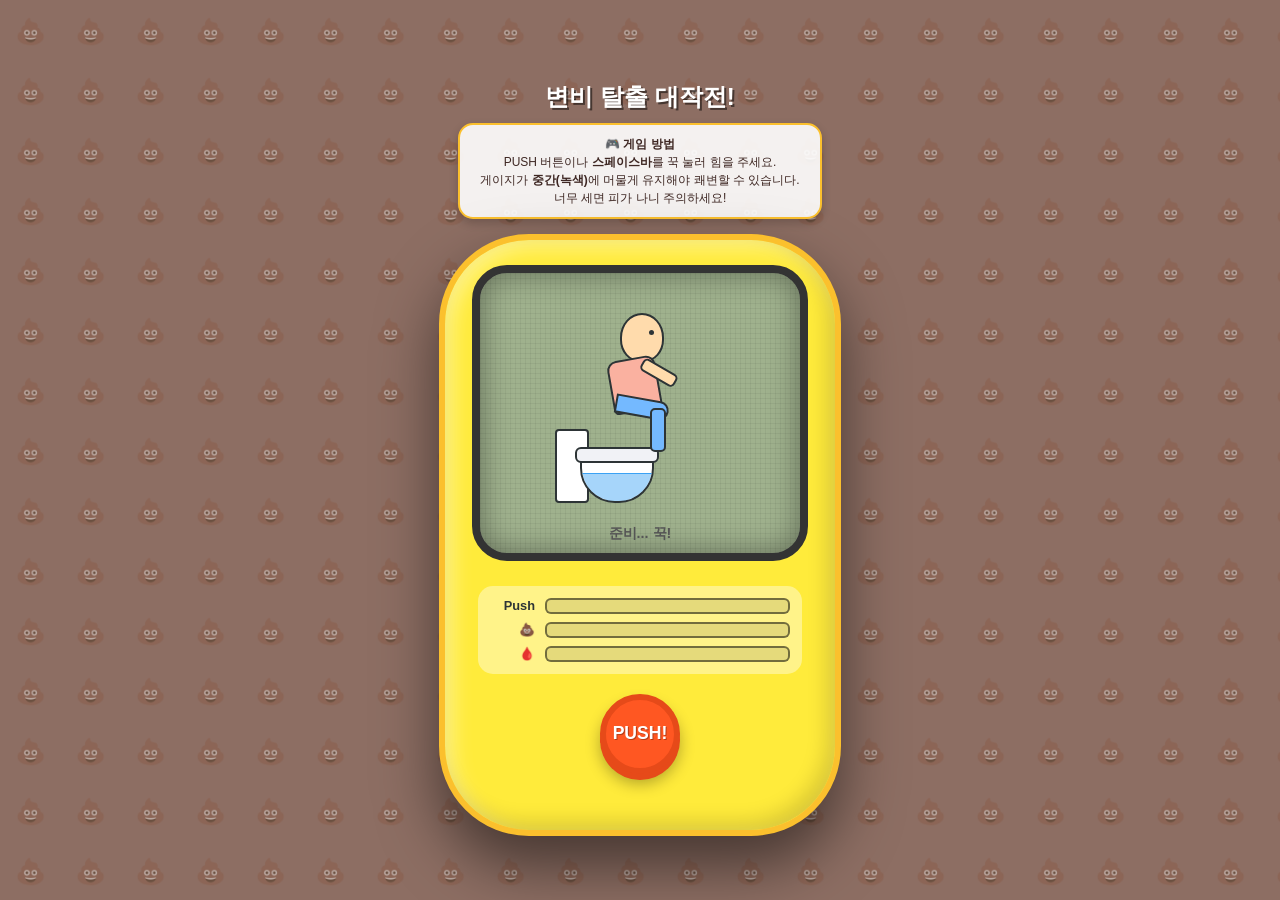
<file: PushPoop/index.html>
<!DOCTYPE html>
<html lang="ko">
<head>
    <meta charset="UTF-8">
    <meta name="viewport" content="width=device-width, initial-scale=1.0">
    <title>변비 탈출 대작전! (Constipation Escape)</title>
    <style>
        :root {
            --shell-color: #ffeb3b; /* 밝은 노란색 본체 */
            --shell-border: #fbc02d;
            --starburst-color: #ff9800; /* 주황색 폭발 패턴 */
            --screen-bg: #9fb18d;   /* 레트로 LCD 녹색조 배경 */
            --button-color: #ff5722; /* 진한 주황색 버튼 */
            --button-border: #e64a19;
            --text-color: #2d3436;
            --gauge-bg: rgba(0,0,0,0.1);
        }

        body {
            font-family: 'Apple SD Gothic Neo', 'Malgun Gothic', sans-serif;
            display: flex;
            flex-direction: column;
            align-items: center;
            justify-content: center;
            height: 100vh;
            margin: 0;
            background-color: #8d6e63; /* 연한 갈색(황토색 느낌)으로 변경 */
            /* 배경에 똥(💩) 패턴 적용 및 선명도 조절 */
            background-image: url("data:image/svg+xml;utf8,<svg xmlns='http://www.w3.org/2000/svg' width='60' height='60'><text x='15' y='40' font-size='25' opacity='0.4'>💩</text></svg>");
            background-repeat: repeat;
            overflow: hidden;
            user-select: none;
        }

        h1 {
            color: white;
            margin-bottom: 10px;
            font-size: 1.5em;
            text-shadow: 2px 2px rgba(0,0,0,0.5);
            z-index: 10;
        }

        .instructions {
            background: rgba(255, 255, 255, 0.9);
            padding: 10px 20px;
            border-radius: 15px;
            margin-bottom: 15px;
            text-align: center;
            font-size: 0.75em; /* 글씨를 약간 더 작게 */
            line-height: 1.5;
            color: #3e2723;
            border: 2px solid var(--shell-border);
            box-shadow: 0 4px 10px rgba(0,0,0,0.2);
            z-index: 10;
        }

        /* 체인 장식 */
        .chain-container {
            position: absolute;
            top: -40px;
            display: flex;
            flex-direction: column;
            align-items: center;
            z-index: 5; /* 패턴보다 앞으로 */
        }

        .chain-link {
            width: 12px;
            height: 12px;
            background: #ccc;
            border: 2px solid #999;
            border-radius: 50%;
            margin-bottom: -4px;
            box-shadow: inset -2px -2px 4px rgba(0,0,0,0.2);
        }

        /* 다마고치 본체 */
        #game-container {
            position: relative;
            width: 360px;
            height: 560px;
            background-color: var(--shell-color); /* 다시 깔끔한 노란색으로 */
            border: 6px solid var(--shell-border);
            border-radius: 90px;
            display: flex;
            flex-direction: column;
            align-items: center;
            padding: 15px;
            box-shadow: 
                inset -8px -8px 20px rgba(0,0,0,0.15),
                inset 8px 8px 20px rgba(255,255,255,0.4),
                0 30px 60px rgba(0,0,0,0.5);
            z-index: 10;
        }

        /* 액정 화면 (베젤 최소화 및 높이 확장) */
        .visual-area {
            position: relative;
            width: 320px;
            height: 280px; /* 높이 확장 (기존 250px) */
            background-color: var(--screen-bg);
            border-radius: 35px;
            z-index: 2;
            overflow: hidden;
            border: 8px solid #333;
            box-shadow: inset 0 0 30px rgba(0,0,0,0.4);
            background-image: 
                linear-gradient(rgba(0,0,0,0.05) 1px, transparent 1px),
                linear-gradient(90deg, rgba(0,0,0,0.05) 1px, transparent 1px);
            background-size: 5px 5px;
            margin-top: 10px;
        }

        /* 캐릭터 및 오브젝트 위치 조정 (커진 화면에 맞춤) */
        .character {
            position: absolute;
            left: 110px; /* 중앙 정렬 최적화 */
            top: 40px; /* 위로 약간 이동 */
            width: 100px;
            height: 120px;
            z-index: 5;
            transition: transform 0.1s;
        }

        .head {
            position: absolute;
            top: 0;
            left: 30px;
            width: 40px;
            height: 45px;
            background: #ffdbac;
            border-radius: 50% 50% 45% 45%;
            border: 2px solid #2d3436;
        }

        .face-redness {
            position: absolute;
            top: 0;
            left: 0;
            width: 100%;
            height: 100%;
            background: rgba(255, 0, 0, 0);
            border-radius: inherit;
            transition: background 0.2s;
        }

        .eye {
            position: absolute;
            top: 15px;
            right: 8px;
            width: 5px;
            height: 5px;
            background: #2d3436;
            border-radius: 50%;
        }

        .body-torso {
            position: absolute;
            top: 45px;
            left: 20px;
            width: 45px;
            height: 50px;
            background: #fab1a0;
            border-radius: 10px 10px 5px 5px;
            border: 2px solid #2d3436;
            transform: rotate(-10deg);
        }

        .arm {
            position: absolute;
            top: 50px;
            left: 45px;
            width: 10px;
            height: 35px;
            background: #ffdbac;
            border: 2px solid #2d3436;
            border-radius: 5px;
            transform-origin: top center;
            transform: rotate(-60deg);
        }

        .leg {
            position: absolute;
            top: 85px;
            left: 25px;
            width: 50px;
            height: 15px;
            background: #74b9ff;
            border: 2px solid #2d3436;
            border-radius: 0 10px 10px 0;
            transform: rotate(10deg);
        }

        .leg-lower {
            position: absolute;
            top: 95px;
            left: 60px;
            width: 12px;
            height: 40px;
            background: #74b9ff;
            border: 2px solid #2d3436;
            border-radius: 5px;
        }

        .toilet {
            position: absolute;
            left: 75px;
            bottom: 50px; /* 위로 이동 (기존 25px) */
            width: 100px;
            height: 80px;
            z-index: 2;
        }

        .toilet-tank {
            position: absolute;
            left: 0;
            bottom: 0;
            width: 30px;
            height: 70px;
            background: white;
            border: 2px solid #2d3436;
            border-radius: 4px;
        }

        .toilet-bowl {
            position: absolute;
            left: 25px;
            bottom: 0;
            width: 70px;
            height: 45px;
            background: white;
            border: 2px solid #2d3436;
            border-radius: 0 0 35px 35px;
            overflow: hidden; /* 물이 넘치지 않게 */
        }

        .toilet-water {
            position: absolute;
            bottom: 0;
            width: 100%;
            height: 60%;
            background: rgba(33, 150, 243, 0.4); /* 푸른색 물 */
            border-top: 1px solid rgba(33, 150, 243, 0.8);
        }

        /* 물방울 애니메이션 */
        .splash-drop {
            position: absolute;
            font-size: 14px;
            opacity: 0;
            pointer-events: none;
            z-index: 10;
        }

        .splash-1 { animation: splash-up-1 0.6s ease-out forwards; }
        .splash-2 { animation: splash-up-2 0.6s ease-out forwards; }
        .splash-3 { animation: splash-up-3 0.6s ease-out forwards; }

        @keyframes splash-up-1 {
            0% { transform: translate(0, 0) scale(0.5); opacity: 1; }
            100% { transform: translate(-20px, -40px) scale(1.2); opacity: 0; }
        }
        @keyframes splash-up-2 {
            0% { transform: translate(0, 0) scale(0.5); opacity: 1; }
            100% { transform: translate(0, -50px) scale(1.2); opacity: 0; }
        }
        @keyframes splash-up-3 {
            0% { transform: translate(0, 0) scale(0.5); opacity: 1; }
            100% { transform: translate(20px, -40px) scale(1.2); opacity: 0; }
        }

        .toilet-seat {
            position: absolute;
            left: 20px;
            bottom: 40px;
            width: 80px;
            height: 12px;
            background: #f1f2f6;
            border: 2px solid #2d3436;
            border-radius: 6px;
        }

        #poop {
            position: absolute;
            left: 115px;
            top: 135px; /* 캐릭터 위치에 맞춰 조정 */
            font-size: 32px;
            opacity: 0;
            z-index: 3;
            transition: transform 0.1s;
        }

        #blood-drop {
            position: absolute;
            left: 125px;
            top: 140px;
            font-size: 24px;
            opacity: 0;
            z-index: 4;
            pointer-events: none;
        }

        #message {
            position: absolute;
            bottom: 10px; /* 맨 아래로 고정 */
            width: 100%;
            font-weight: bold;
            font-size: 0.9em;
            color: #2d3436;
            text-align: center;
            z-index: 10;
        }

        /* 게이지 (버튼 바로 위로 이동) */
        .stats {
            width: 300px; /* 화면 너비에 맞춰 확대 */
            margin-top: 25px;
            z-index: 5;
            padding: 12px;
            background: rgba(255,255,255,0.4);
            border-radius: 15px;
            display: flex;
            flex-direction: column;
            gap: 8px;
        }

        .gauge-row {
            display: flex;
            align-items: center;
            gap: 10px;
        }

        .gauge-label {
            width: 45px; /* 라벨 너비 고정으로 정렬 유지 */
            font-size: 0.8em;
            font-weight: bold;
            color: #2d3436;
            text-align: right;
        }

        .gauge-container {
            flex: 1; /* 남은 공간 모두 차지 */
            height: 12px;
            background: var(--gauge-bg);
            border-radius: 6px;
            overflow: hidden;
            border: 2px solid rgba(0,0,0,0.5);
        }

        .gauge-fill {
            height: 100%;
            width: 0%;
            transition: width 0.1s;
        }

        #pressure-fill { background: #2ecc71; }
        #progress-fill { background: #f1c40f; }
        #blood-fill { background: #e74c3c; }

        /* 하단 단일 버튼 레이아웃 */
        .controls {
            position: relative;
            margin-top: 20px;
            z-index: 5;
        }

        #push-btn {
            width: 80px;
            height: 80px;
            background-color: var(--button-color);
            border: 6px solid var(--button-border);
            border-radius: 50%;
            cursor: pointer;
            box-shadow: 0 6px 0 var(--button-border), 0 10px 15px rgba(0,0,0,0.3);
            transition: all 0.1s;
            display: flex;
            align-items: center;
            justify-content: center;
            color: white;
            font-weight: bold;
            font-size: 1.1em;
            text-shadow: 1px 1px rgba(0,0,0,0.3);
        }

        #push-btn:active {
            box-shadow: 0 2px 0 var(--button-border), 0 4px 8px rgba(0,0,0,0.3);
            transform: translateY(4px);
        }

        /* 애니메이션 */
        .shake-char {
            animation: shakeChar 0.1s infinite;
        }

        @keyframes shakeChar {
            0% { transform: translate(1px, 1px); }
            50% { transform: translate(-1px, 0px); }
            100% { transform: translate(1px, -1px); }
        }

        .screen-flash {
            animation: flash 0.3s;
        }

        @keyframes flash {
            0% { background-color: rgba(255, 0, 0, 0); }
            50% { background-color: rgba(255, 0, 0, 0.2); }
            100% { background-color: rgba(255, 0, 0, 0); }
        }

        #overlay {
            display: none;
            position: fixed;
            top: 0;
            left: 0;
            width: 100%;
            height: 100%;
            background: rgba(0,0,0,0.85);
            color: white;
            flex-direction: column;
            justify-content: center;
            align-items: center;
            z-index: 100;
            text-align: center;
        }

        #overlay button {
            padding: 12px 40px;
            font-size: 1.2em;
            cursor: pointer;
            background: var(--button-color);
            color: white;
            border: none;
            border-radius: 25px;
            margin-top: 25px;
            box-shadow: 0 5px 0 var(--button-border);
        }
    </style>
</head>
<body>

    <div class="chain-container">
        <div class="chain-link"></div>
        <div class="chain-link"></div>
        <div class="chain-link"></div>
    </div>

    <h1>변비 탈출 대작전!</h1>

    <div class="instructions">
        <strong>🎮 게임 방법</strong><br>
        PUSH 버튼이나 <strong>스페이스바</strong>를 꾹 눌러 힘을 주세요.<br>
        게이지가 <strong>중간(녹색)</strong>에 머물게 유지해야 쾌변할 수 있습니다.<br>
        너무 세면 피가 나니 주의하세요!
    </div>

    <div id="game-container">
        <!-- 액정 화면 (확대됨) -->
        <div class="visual-area">
            <div class="toilet">
                <div class="toilet-tank"></div>
                <div class="toilet-bowl">
                    <div class="toilet-water"></div>
                </div>
                <div class="toilet-seat"></div>
            </div>

            <div id="character" class="character">
                <div class="head">
                    <div id="face-redness" class="face-redness"></div>
                    <div class="eye"></div>
                </div>
                <div class="body-torso"></div>
                <div class="arm"></div>
                <div class="leg"></div>
                <div class="leg-lower"></div>
            </div>

            <div id="poop">💩</div>
            <!-- 물방울들이 생성될 컨테이너 -->
            <div id="splash-container" style="position: absolute; left: 125px; top: 210px; width: 10px; height: 10px; z-index: 10;"></div>
            <div id="blood-drop">🩸</div>
            
            <div id="message">준비... 꾹!</div>
        </div>

        <!-- 게이지 (PUSH 버튼 바로 위로 이동) -->
        <div class="stats">
            <div class="gauge-row">
                <span class="gauge-label">Push</span>
                <div class="gauge-container"><div id="pressure-fill" class="gauge-fill"></div></div>
            </div>
            <div class="gauge-row">
                <span class="gauge-label">💩</span>
                <div class="gauge-container"><div id="progress-fill" class="gauge-fill"></div></div>
            </div>
            <div class="gauge-row">
                <span class="gauge-label">🩸</span>
                <div class="gauge-container"><div id="blood-fill" class="gauge-fill"></div></div>
            </div>
        </div>

        <!-- 하단 단일 버튼 -->
        <div class="controls">
            <button id="push-btn">PUSH!</button>
        </div>
    </div>

    <div id="overlay">
        <h2 id="overlay-title">성공!</h2>
        <p id="overlay-msg"></p>
        <button onclick="resetGame()">다시 도전</button>
    </div>

    <script>
        const char = document.getElementById('character');
        const faceRedness = document.getElementById('face-redness');
        const poop = document.getElementById('poop');
        const splashContainer = document.getElementById('splash-container');
        const bloodDrop = document.getElementById('blood-drop');
        const pressureFill = document.getElementById('pressure-fill');
        const progressFill = document.getElementById('progress-fill');
        const bloodFill = document.getElementById('blood-fill');
        const pushBtn = document.getElementById('push-btn');
        const message = document.getElementById('message');
        const overlay = document.getElementById('overlay');
        const overlayTitle = document.getElementById('overlay-title');
        const overlayMsg = document.getElementById('overlay-msg');

        let pressure = 0;
        let progress = 0;
        let bleeding = 0;
        let isPushing = false;
        let gameActive = true;
        let splashed = false; // 물방울 트리거 방지용

        const PUSH_POWER = 1.8;
        const RELAX_SPEED = 1.0;
        const PROGRESS_SPEED = 0.28;
        const DECAY_SPEED = 0.15;
        const BLOOD_SPEED = 0.65;
        const OPTIMAL_MIN = 35;
        const OPTIMAL_MAX = 80;
        const DANGER_LEVEL = 85;

        const startPush = () => { if(gameActive) isPushing = true; };
        const endPush = () => { isPushing = false; };

        pushBtn.addEventListener('mousedown', startPush);
        pushBtn.addEventListener('mouseup', endPush);
        pushBtn.addEventListener('touchstart', (e) => { e.preventDefault(); startPush(); });
        pushBtn.addEventListener('touchend', endPush);

        window.addEventListener('keydown', (e) => {
            if (e.code === 'Space') { e.preventDefault(); startPush(); }
        });
        window.addEventListener('keyup', (e) => {
            if (e.code === 'Space') endPush();
        });

        function createSplash() {
            if (splashed) return;
            splashed = true;
            
            for (let i = 1; i <= 3; i++) {
                const drop = document.createElement('div');
                drop.className = `splash-drop splash-${i}`;
                drop.innerText = '💧';
                splashContainer.appendChild(drop);
                
                // 애니메이션 종료 후 제거
                setTimeout(() => drop.remove(), 600);
            }
            
            // 1초 후 다시 튈 수 있게 리셋 (연속 성공 시 대비)
            setTimeout(() => { splashed = false; }, 1000);
        }

        function update() {
            if (!gameActive) return;

            if (isPushing) {
                pressure += PUSH_POWER;
                char.classList.add('shake-char');
                faceRedness.style.background = `rgba(255, 0, 0, ${pressure / 100})`;
            } else {
                pressure -= RELAX_SPEED;
                char.classList.remove('shake-char');
                faceRedness.style.background = `rgba(255, 0, 0, ${pressure / 200})`;
                if (progress > 0) progress -= DECAY_SPEED;
            }
            pressure = Math.max(0, Math.min(100, pressure));
            pressureFill.style.width = pressure + '%';

            if (pressure > OPTIMAL_MIN && pressure < OPTIMAL_MAX) {
                progress += PROGRESS_SPEED;
                message.innerText = "좋아요! ✨";
                message.style.color = "#1b5e20";
                
                // 진행도가 95%를 넘어가면 물방울 튀기 트리거
                if (progress > 95) {
                    createSplash();
                }
            } else if (pressure >= OPTIMAL_MAX) {
                message.innerText = "위험! ⚠️";
                message.style.color = "#b71c1c";
                if (pressure > DANGER_LEVEL) {
                    bleeding += BLOOD_SPEED;
                    bloodDrop.style.opacity = Math.min(1, bleeding / 50);
                    bloodDrop.style.transform = `translateY(${bleeding * 0.4}px)`;
                    document.body.classList.add('screen-flash');
                    setTimeout(() => document.body.classList.remove('screen-flash'), 100);
                }
            } else if (pressure > 5) {
                message.innerText = "더 세게! 💪";
                message.style.color = "#333";
            } else {
                message.innerText = progress > 0 ? "들어간다! 😱" : "준비... 꾹!";
                message.style.color = "#555";
            }

            progress = Math.max(0, Math.min(100, progress));
            progressFill.style.width = progress + '%';
            poop.style.opacity = Math.min(1, progress / 10);
            // 똥이 내려가는 거리 조정 (0.55)
            poop.style.transform = `translateY(${progress * 0.55}px) scale(${0.5 + progress/200})`;

            bleeding = Math.min(100, bleeding);
            bloodFill.style.width = bleeding + '%';

            if (progress >= 100) winGame();
            else if (bleeding >= 100) loseGame();

            requestAnimationFrame(update);
        }

        function winGame() {
            gameActive = false;
            overlay.style.display = 'flex';
            overlayTitle.innerText = "🎉 쾌변 성공! 🎉";
            overlayMsg.innerText = "괄약근의 지배자가 아주 행복해합니다! 세상이 시원하게 보인대요!";
            // 성공 시 똥 위치 (0.55 * 100 = 55, 여기에 약간 더 추가)
            poop.style.transform = `translateY(75px) scale(1.6)`;
            poop.style.transition = "all 0.5s ease-out";
            createSplash(); // 승리 시에도 한번 더 튀겨줌
        }

        function loseGame() {
            gameActive = false;
            overlay.style.display = 'flex';
            overlayTitle.innerText = "🩸 으악! 🩸";
            overlayMsg.innerText = "괄약근의 지배자가 너무 무리했습니다... 엉덩이가 파괴되어 응급실로 실려갔습니다.";
            char.style.transform = "rotate(90deg) translateY(20px)";
        }

        function resetGame() {
            pressure = 0; progress = 0; bleeding = 0; isPushing = false; gameActive = true; splashed = false;
            overlay.style.display = 'none';
            char.style.transform = "none";
            faceRedness.style.background = "none";
            poop.style.opacity = 0; poop.style.transform = "none";
            poop.style.transition = "none";
            bloodDrop.style.opacity = 0;
            requestAnimationFrame(update);
        }

        requestAnimationFrame(update);
    </script>
</body>
</html>
</file>
